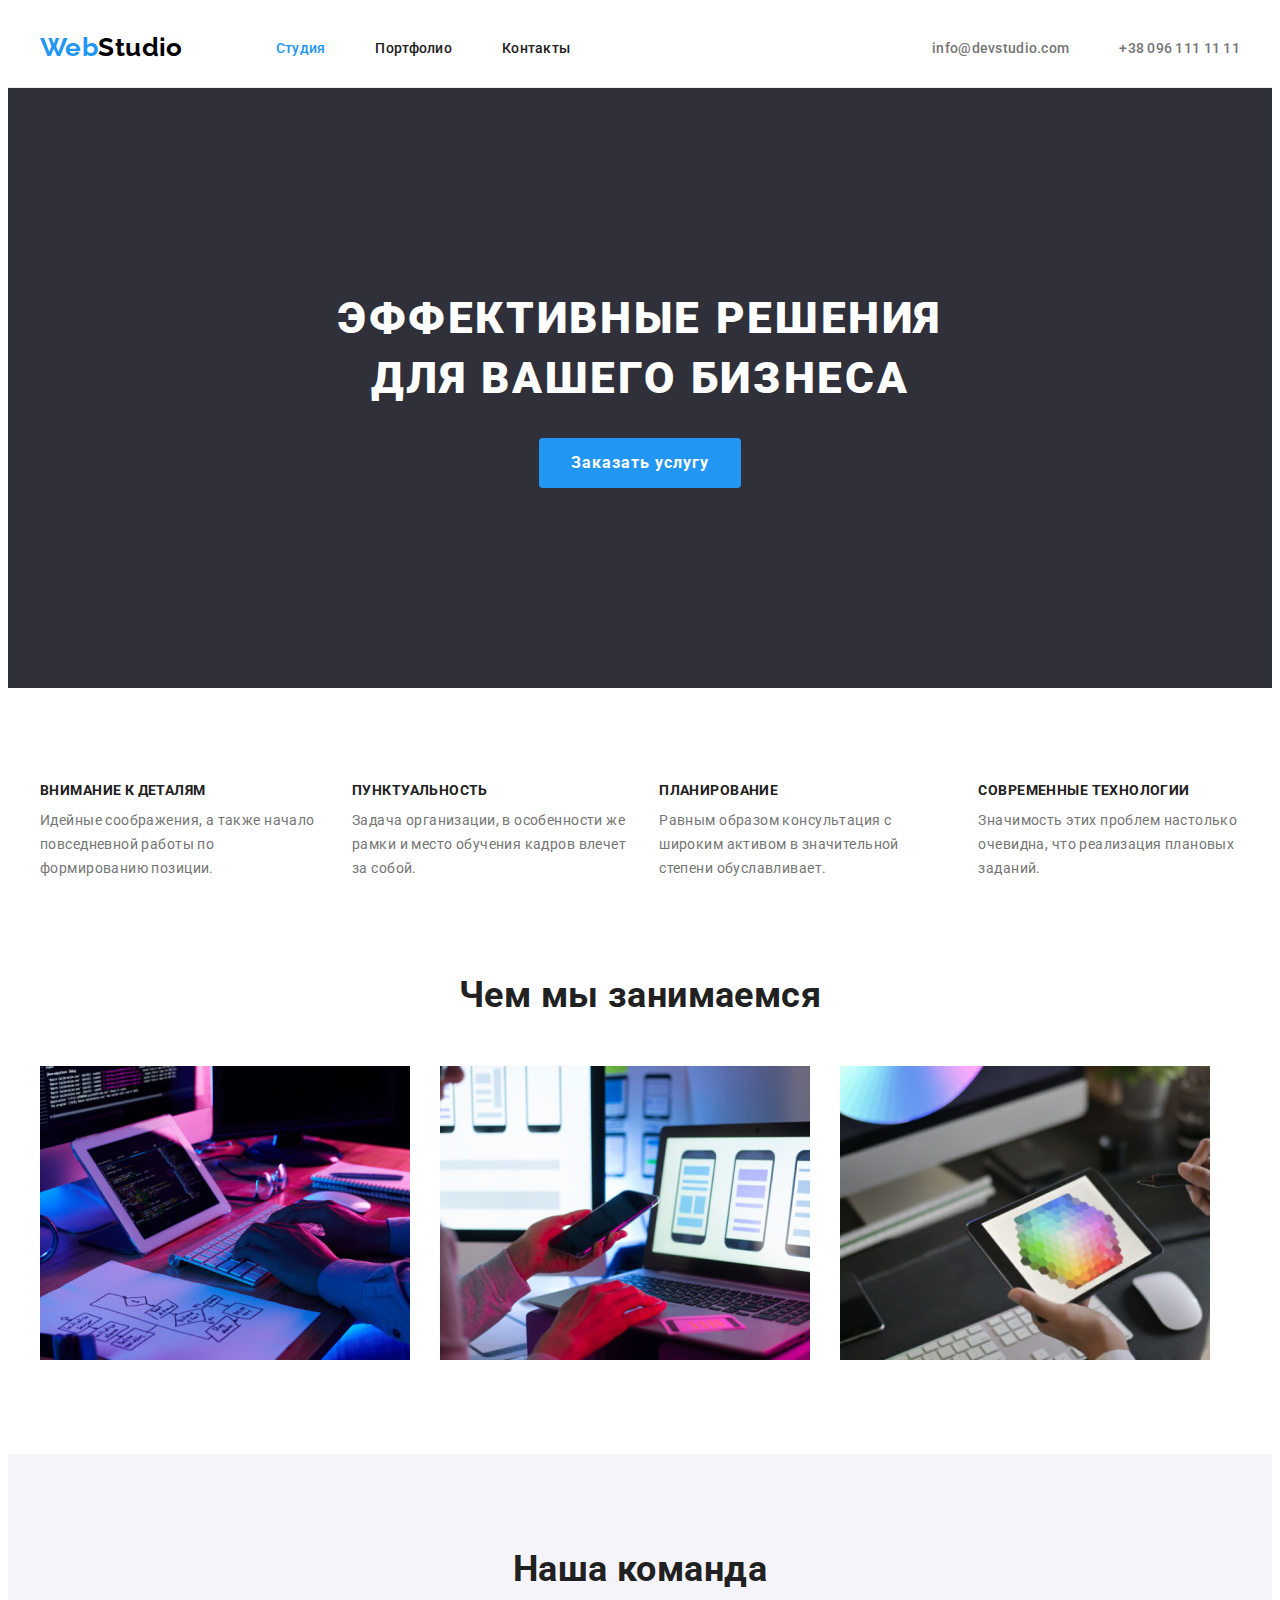
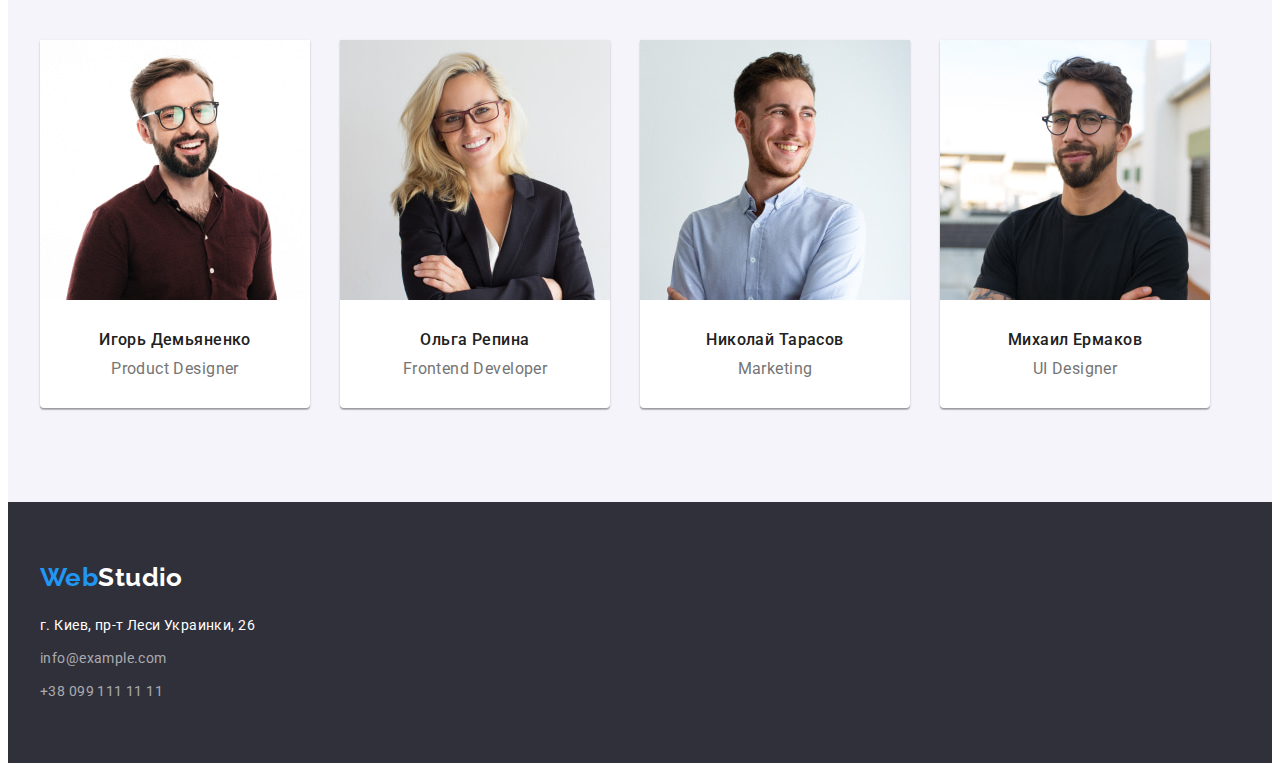
<file: index.html>
<!DOCTYPE html>
<html lang="ru">
  <head>
    <meta charset="UTF-8" />
    <meta http-equiv="X-UA-Compatible" content="IE=edge" />
    <meta name="viewport" content="width=device-width, initial-scale=1.0" />
    <title>Студия</title>
    <link rel="preconnect" href="https://fonts.googleapis.com" />
    <link rel="preconnect" href="https://fonts.gstatic.com" crossorigin />
    <link
      href="https://fonts.googleapis.com/css2?family=Raleway:wght@700&family=Roboto:wght@400;500;700;900&display=swap"
      rel="stylesheet"
    />
    <!-- Normalize start -->
    <link
      rel="stylesheet"
      href="https://cdnjs.cloudflare.com/ajax/libs/modern-normalize/1.1.0/modern-normalize.min.css"
      integrity="sha512-wpPYUAdjBVSE4KJnH1VR1HeZfpl1ub8YT/NKx4PuQ5NmX2tKuGu6U/JRp5y+Y8XG2tV+wKQpNHVUX03MfMFn9Q=="
      crossorigin="anonymous"
      referrerpolicy="no-referrer"
    />
    <!-- Normalize end -->
    <link rel="stylesheet" href="./css/styles.css" />
  </head>
  <body>
    <header class="header">
      <div class="container header-container">
        <nav class="header-nav">
          <a class="logo link" href="./index.html"><span class="web">Web</span>Studio</a>

          <ul class="header-list list">
            <li class="header-item">
              <a class="header-link link header-link-current" href="./index.html">Студия</a>
            </li>
            <li class="header-item">
              <a class="header-link link" href="./portfolio.html">Портфолио</a>
            </li>
            <li class="header-item">
              <a class="header-link link" href="/">Контакты</a>
            </li>
          </ul>
        </nav>

        <ul class="contacts list">
          <li class="contacts-item">
            <a class="contacts-mail link" href="mailto:info@devstudio.com">info@devstudio.com</a>
          </li>
          <li class="contacts-item">
            <a class="contacts-phone link" href="tel:+380961111111">+38 096 111 11 11</a>
          </li>
        </ul>
      </div>
    </header>

    <main>
      <section class="hero-section">
        <div class="container">
          <h1 class="hero-title">Эффективные решения для вашего бизнеса</h1>
          <button class="hero-btn btn" type="button">Заказать услугу</button>
        </div>
      </section>

      <section class="feature section">
        <div class="container feature-container">
          <!-- Скрытый заголовок-->
          <h2 class="visually-hidden">Особенности</h2>
          <ul class="feature-list list">
            <li class="feature-item">
              <h3 class="feature-title link">Внимание к деталям</h3>
              <p class="feature-descr">
                Идейные соображения, а также начало повседневной работы по формированию позиции.
              </p>
            </li>
            <li class="feature-item">
              <h3 class="feature-title link">Пунктуальность</h3>
              <p class="feature-descr">
                Задача организации, в особенности же рамки и место обучения кадров влечет за собой.
              </p>
            </li>
            <li class="feature-item">
              <h3 class="feature-title link">Планирование</h3>
              <p class="feature-descr">
                Равным образом консультация с широким активом в значительной степени обуславливает.
              </p>
            </li>
            <li class="feature-item">
              <h3 class="feature-title link">Современные технологии</h3>
              <p class="feature-descr">
                Значимость этих проблем настолько очевидна, что реализация плановых заданий.
              </p>
            </li>
          </ul>
        </div>
      </section>

      <section class="info section">
        <div class="container">
          <h2 class="info-title title">Чем мы занимаемся</h2>

          <ul class="info-list list">
            <li class="info-item">
              <img
                src="./images/about/box1.jpg"
                alt="верстка проекта"
                width="370"
                class="img link"
              />
            </li>
            <li class="info-item">
              <img
                src="./images/about/box2.jpg"
                alt="дизайн странички на телефоне"
                width="370"
                class="img link"
              />
            </li>
            <li class="info-item">
              <img
                src="./images/about/box3.jpg"
                alt="диаграмма цветовой гаммы"
                width="370"
                class="img link"
              />
            </li>
          </ul>
        </div>
      </section>

      <section class="team section">
        <div class="container">
          <h2 class="team-title title">Наша команда</h2>
          <ul class="team-list list">
            <li class="team-card">
              <img
                src="./images/team/imgigor.jpg"
                alt="Игорь Демьяненко дизайнер"
                width="270"
                class="avatar link"
              />
              <div class="team-name">
                <h3 class="team-subtitle">Игорь Демьяненко</h3>
                <p class="team-descr" lang="en">Product Designer</p>
              </div>
            </li>
            <li class="team-card">
              <img
                src="./images/team/img.jpg"
                alt="Ольга Репина фронтенд разработчик"
                width="270"
                class="avatar link"
              />
              <div class="team-name">
                <h3 class="team-subtitle">Ольга Репина</h3>
                <p class="team-descr" lang="en">Frontend Developer</p>
              </div>
            </li>
            <li class="team-card">
              <img
                src="./images/team/imgnikolas.jpg"
                alt="Николай Тарасов маркетолог"
                width="270"
                class="avatar link"
              />
              <div class="team-name">
                <h3 class="team-subtitle">Николай Тарасов</h3>
                <p class="team-descr" lang="en">Marketing</p>
              </div>
            </li>
            <li class="team-card">
              <img
                src="./images/team/imgmihail.jpg"
                alt="Михаил Ермаков UI-дизайнер"
                width="270"
                class="avatar link"
              />
              <div class="team-name">
                <h3 class="team-subtitle">Михаил Ермаков</h3>
                <p class="team-descr" lang="en">UI Designer</p>
              </div>
            </li>
          </ul>
        </div>
      </section>
    </main>

    <footer class="footer">
      <div class="container">
        <a class="footer-logo link" href="./index.html"><span class="web">Web</span>Studio</a>

        <address class="footer-address">
          <ul class="footer-list list">
            <li class="footer-item">
              <a
                class="footer-link link foot"
                href="http://www.google.com/maps/place"
                target="_blank"
                rel="noopener noreferre"
                >г. Киев, пр-т Леси Украинки, 26</a
              >
            </li>
            <li class="footer-item">
              <a class="footer-mail link foot" href="mailto:info@example.com">info@example.com</a>
            </li>
            <li class="footer-item">
              <a class="footer-phone link foot" href="tel:+380991111111">+38 099 111 11 11</a>
            </li>
          </ul>
        </address>
      </div>
    </footer>
  </body>
</html>
</file>
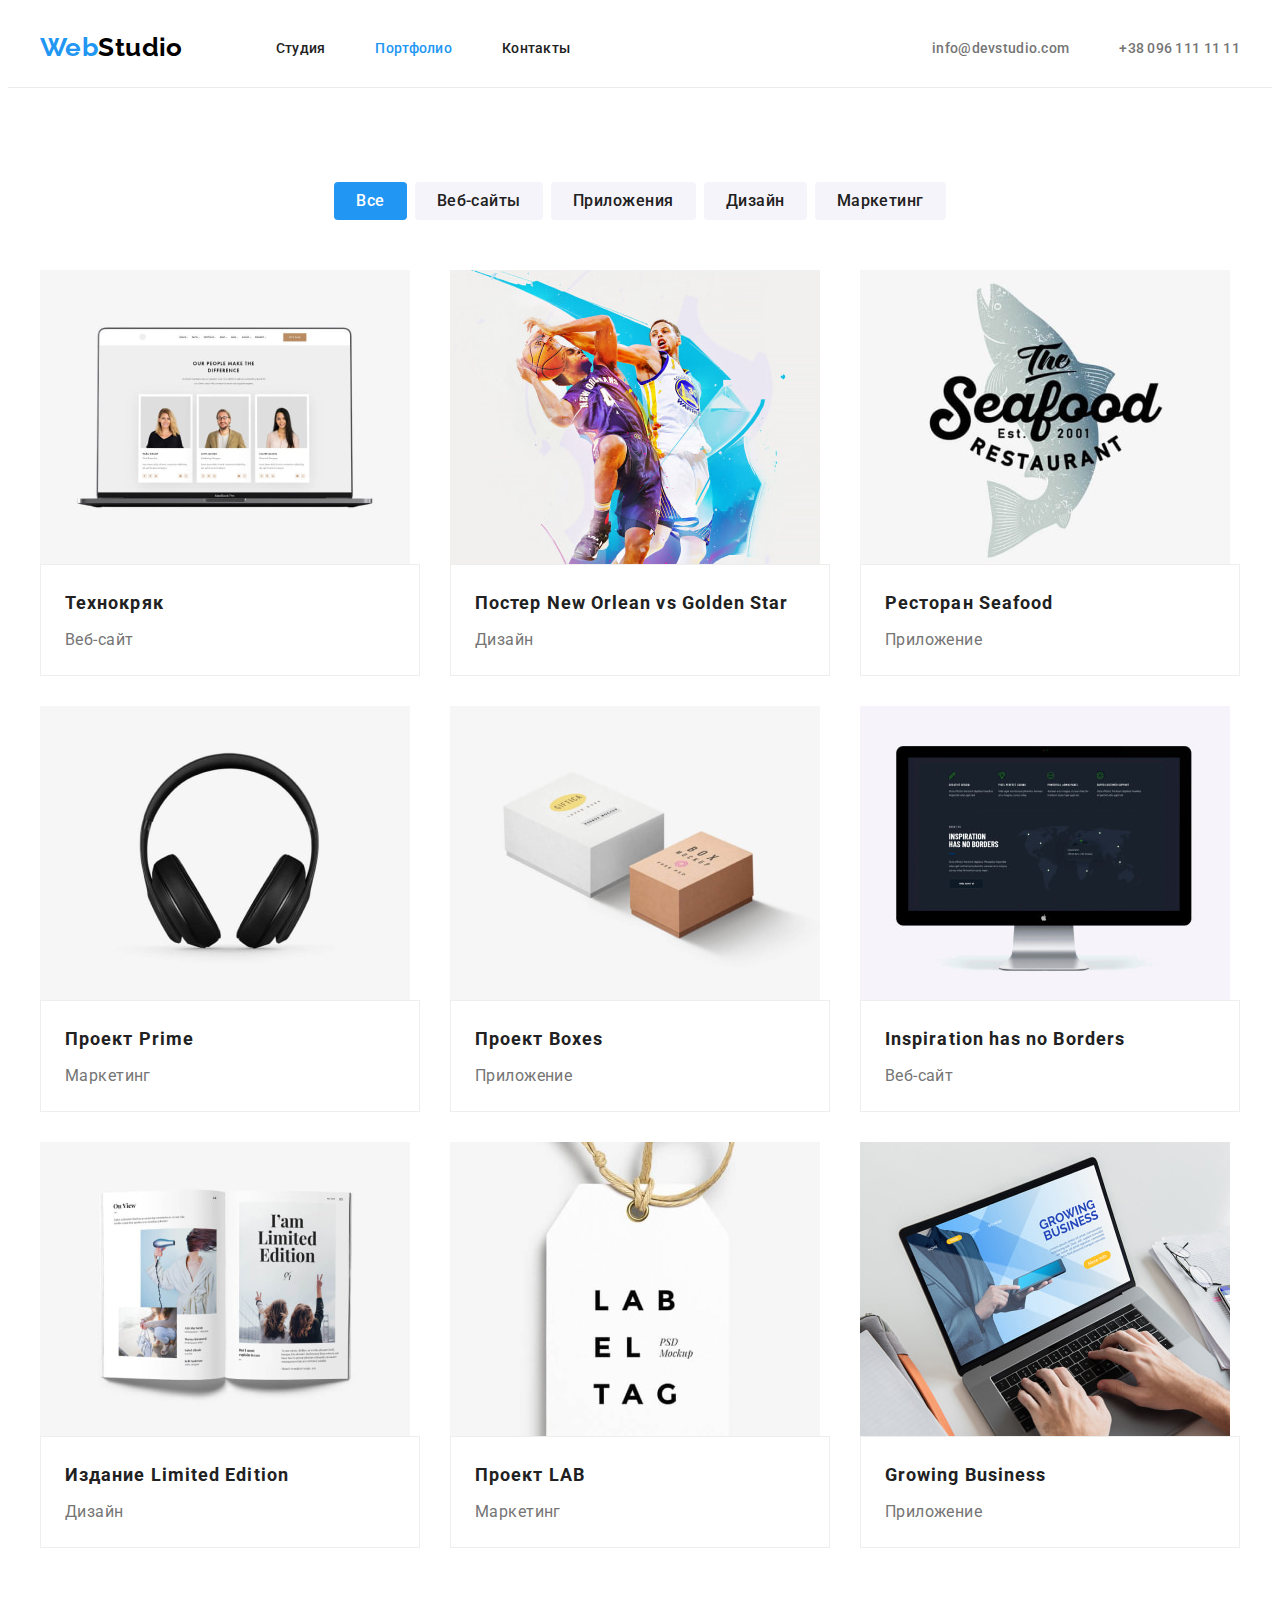
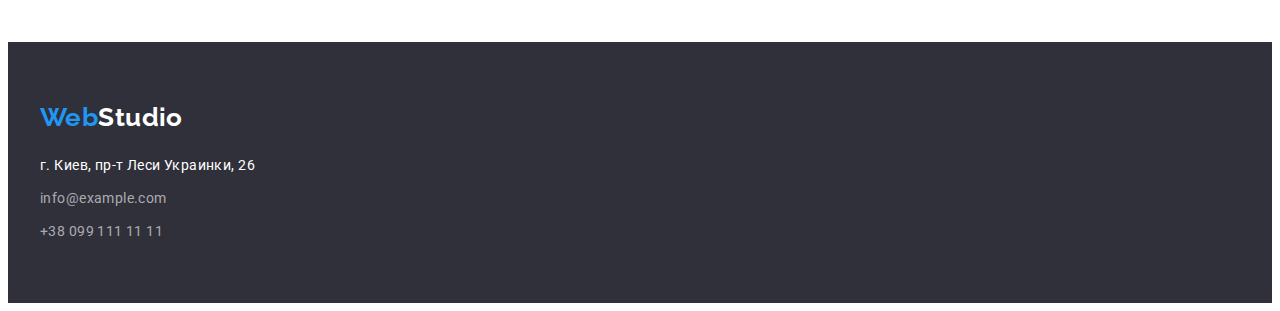
<file: portfolio.html>
<!DOCTYPE html>
<html lang="ru">
  <head>
    <meta charset="UTF-8" />
    <meta http-equiv="X-UA-Compatible" content="IE=edge" />
    <meta name="viewport" content="width=device-width, initial-scale=1.0" />
    <title>Портфолио</title>
    <link rel="preconnect" href="https://fonts.googleapis.com" />
    <link rel="preconnect" href="https://fonts.gstatic.com" crossorigin />
    <link
      href="https://fonts.googleapis.com/css2?family=Raleway:wght@700&family=Roboto:wght@400;500;700;900&display=swap"
      rel="stylesheet"
    />
    <!-- Normalize start -->
    <link
      rel="stylesheet"
      href="https://cdnjs.cloudflare.com/ajax/libs/modern-normalize/1.1.0/modern-normalize.min.css"
      integrity="sha512-wpPYUAdjBVSE4KJnH1VR1HeZfpl1ub8YT/NKx4PuQ5NmX2tKuGu6U/JRp5y+Y8XG2tV+wKQpNHVUX03MfMFn9Q=="
      crossorigin="anonymous"
      referrerpolicy="no-referrer"
    />
    <!-- Normalize end -->
    <link rel="stylesheet" href="./css/styles.css" />
  </head>
  <body>
    <header class="header">
      <div class="container header-container">
        <nav class="header-nav">
          <a class="logo link" href="./index.html"><span class="web">Web</span>Studio</a>

          <ul class="header-list list">
            <li class="header-item">
              <a class="header-link link" href="./index.html">Студия</a>
            </li>
            <li class="header-item">
              <a class="header-link link header-link-current" href="./portfolio.html">Портфолио</a>
            </li>
            <li class="header-item">
              <a class="header-link link" href="/">Контакты</a>
            </li>
          </ul>
        </nav>

        <ul class="contacts list">
          <li class="contacts-item">
            <a class="contacts-mail link" href="mailto:info@devstudio.com">info@devstudio.com</a>
          </li>
          <li class="contacts-item">
            <a class="contacts-phone link" href="tel:+380961111111">+38 096 111 11 11</a>
          </li>
        </ul>
      </div>
    </header>

    <main>
      <section class="project section">
        <div class="container">
          <!--Скрытый заголовок-->
          <h1 class="visually-hidden">Проекты</h1>
          <ul class="filters-list list">
            <li class="filters-item">
              <button type="button" class="filters-btn btn list filters-btn-current">Все</button>
            </li>
            <li class="filters-item">
              <button type="button" class="filters-btn btn list">Веб-сайты</button>
            </li>
            <li class="filters-item">
              <button type="button" class="filters-btn btn list">Приложения</button>
            </li>
            <li class="filters-item">
              <button type="button" class="filters-btn btn list">Дизайн</button>
            </li>
            <li class="filters-item">
              <button type="button" class="filters-btn btn list">Маркетинг</button>
            </li>
          </ul>

          <ul class="product-list list">
            <li class="product-item">
              <a href="./portfolio.html" class="link">
                <img
                  src="./images/portfolio/imgtechnokryak.jpg"
                  alt="три фото людей с команды на сайте"
                  width="370"
                  height="294"
                  class="img"
                />
                <div class="product-name">
                  <h2 class="product-title">Технокряк</h2>
                  <p class="product-descr">Веб-сайт</p>
                </div></a
              >
            </li>
            <li class="product-item">
              <a href="./portfolio.html" class="link"
                ><img
                  src="./images/portfolio/imgposter.jpg"
                  alt="два баскетболиста с мячом"
                  width="370"
                  height="294"
                  class="img"
                />
                <div class="product-name">
                  <h2 class="product-title" lang="en">Постер New Orlean vs Golden Star</h2>
                  <p class="product-descr">Дизайн</p>
                </div>
              </a>
            </li>
            <li class="product-item">
              <a href="./portfolio.html" class="link">
                <img
                  src="./images/portfolio/imgrestaurant.jpg"
                  alt="название ресторана Seafood"
                  width="370"
                  height="294"
                  class="img"
                />
                <div class="product-name">
                  <h2 class="product-title" lang="en">Ресторан Seafood</h2>
                  <p class="product-descr">Приложение</p>
                </div>
              </a>
            </li>
            <li class="product-item">
              <a href="./portfolio.html" class="link"
                ><img
                  src="./images/portfolio/imgprime.jpg"
                  alt="наушники"
                  width="370"
                  height="294"
                  class="img"
                />
                <div class="product-name">
                  <h2 class="product-title" lang="en">Проект Prime</h2>
                  <p class="product-descr">Маркетинг</p>
                </div>
              </a>
            </li>
            <li class="product-item">
              <a href="./portfolio.html" class="link"
                ><img
                  src="./images/portfolio/imgboxes.jpg"
                  alt="две коробки"
                  width="370"
                  height="294"
                  class="img"
                />
                <div class="product-name">
                  <h2 class="product-title" lang="en">Проект Boxes</h2>
                  <p class="product-descr">Приложение</p>
                </div>
              </a>
            </li>
            <li class="product-item">
              <a href="./portfolio.html" class="link">
                <img
                  src="./images/portfolio/imgborders.jpg"
                  alt="интернет-страница на мониторе"
                  width="370"
                  height="294"
                  class="img"
                />
                <div class="product-name">
                  <h2 class="product-title" lang="en">Inspiration has no Borders</h2>
                  <p class="product-descr">Веб-сайт</p>
                </div>
              </a>
            </li>
            <li class="product-item">
              <a href="./portfolio.html" class="link">
                <img
                  src="./images/portfolio/imglimited.jpg"
                  alt="журнал в котором две статьи и три фотографии"
                  width="370"
                  height="294"
                  class="img"
                />
                <div class="product-name">
                  <h2 class="product-title" lang="en">Издание Limited Edition</h2>
                  <p class="product-descr">Дизайн</p>
                </div>
              </a>
            </li>
            <li class="product-item">
              <a href="./portfolio.html" class="link"
                ><img
                  src="./images/portfolio/imglab.jpg"
                  alt="бирка с надписью lab el tag"
                  width="370"
                  height="294"
                  class="img"
                />
                <div class="product-name">
                  <h2 class="product-title" lang="en">Проект LAB</h2>
                  <p class="product-descr">Маркетинг</p>
                </div>
              </a>
            </li>
            <li class="product-item">
              <a href="./portfolio.html" class="link"
                ><img
                  src="./images/portfolio/imgbusiness.jpg"
                  alt="руки на клавиатуре ноутбука с открытой веб-страницей"
                  width="370"
                  height="294"
                  class="img"
                />
                <div class="product-name">
                  <h2 class="product-title" lang="en">Growing Business</h2>
                  <p class="product-descr">Приложение</p>
                </div>
              </a>
            </li>
          </ul>
        </div>
      </section>
    </main>

    <footer class="footer">
      <div class="container">
        <a class="footer-logo link" href="./index.html"><span class="web">Web</span>Studio</a>

        <address class="footer-address">
          <ul class="footer-list list">
            <li class="footer-item">
              <a
                class="footer-link link foot"
                href="http://www.google.com/maps/place"
                target="_blank"
                rel="noopener noreferre"
                >г. Киев, пр-т Леси Украинки, 26</a
              >
            </li>
            <li class="footer-item">
              <a class="footer-mail link foot" href="mailto:info@example.com">info@example.com</a>
            </li>
            <li class="footer-item">
              <a class="footer-phone link foot" href="tel:+380991111111">+38 099 111 11 11</a>
            </li>
          </ul>
        </address>
      </div>
    </footer>
  </body>
</html>
</file>
<file: css/styles.css>
:root {
  /* fonts */
  --main-font: 'Roboto', sans-serif;
  --secondary-font: 'Raleway', sans-serif;

  /* text color */
  --main-txt-cl: #212121;
  --accent-txt-cl: #2196f3;
  --white-txt-cl: #ffffff;
  --descr-txt-cl: #757575;
  --foot-txt-cl: rgba(255, 255, 255, 0.6);

  /* bg colors */
  --white-bg-cl: #ffffff;
  --light-bg-cl: #f5f4fa;
  --dark-bg-cl: #2f303a;
  --accent-bg-cl: #2196f3;
  --btn-bg-cl: #188ce8;
  --border-head-cl: #ececec;
  --border-card-cl: #eeeeee;
}

/* reset styles */
.link {
  text-decoration: none;
  color: currentColor;
}

h1,
h2,
h3,
h4,
h5,
h6,
p {
  margin: 0;
}

img {
  display: block;
  max-width: 100%;
  height: auto;
}

.list {
  list-style: none;
  padding: 0;
  margin: 0;
}

address {
  font-style: normal;
}

/* base styles */
.container {
  width: 1200px;
  margin-left: auto;
  margin-right: auto;
  padding-left: 15px;
  padding-right: 15px;

  /* outline: 2px solid red;
  outline-offset: -2px; */
}

.section {
  padding-top: 94px;
  padding-bottom: 94px;
}

.btn {
  font-family: inherit;
  cursor: pointer;
  border-radius: 4px;
}

.footer-address {
  font-style: normal;
  margin-top: 20px;
}

body {
  font-family: var(--main-font);
  font-size: 14px;
  letter-spacing: 0.03em;
  color: var(--main-txt-cl);
  background-color: var(--white-bg-cl);
}

/* hidden header */

.visually-hidden {
  position: absolute;
  width: 1px;
  height: 1px;
  margin: -1px;
  border: 0;
  padding: 0;

  white-space: nowrap;
  clip-path: inset(100%);
  clip: rect(0 0 0 0);
  overflow: hidden;
}

/* logo */

.logo {
  color: #000000;
  margin-right: 93px;
}

.web {
  color: var(--accent-txt-cl);
}

.footer-logo {
  color: var(--white-txt-cl);
}

.logo,
.footer-logo,
.web {
  font-family: var(--secondary-font);
  font-weight: 700;
  font-size: 26px;
  line-height: calc(31 / 26);
}

/* HEADER */
.header {
  border-bottom: 1px solid var(--border-head-cl);
}

.header-container {
  display: flex;
  align-items: center;
}

.header-nav {
  display: flex;
  margin-right: auto;
  align-items: center;
}

.header-link {
  font-weight: 500;
  line-height: calc(16 / 14);
  letter-spacing: 0.02em;
  padding-top: 32px;
  padding-bottom: 31px;
  display: block;
}

.header-link:hover,
.header-link:focus {
  color: var(--accent-txt-cl);
}

.header-link-current {
  color: var(--accent-txt-cl);
}

.header-list {
  display: flex;
  gap: 50px;
}

.contacts {
  display: flex;
  gap: 50px;
}

.contacts-mail {
  font-weight: 500;
  line-height: calc(16 / 14);
  letter-spacing: 0.02em;
  color: var(--descr-txt-cl);
  padding-top: 32px;
  padding-bottom: 31px;
  display: block;
}

.contacts-mail:hover,
.contacts-mail:focus {
  color: var(--accent-txt-cl);
}

.contacts-phone {
  font-weight: 500;
  line-height: calc(16 / 14);
  letter-spacing: 0.02em;
  color: var(--descr-txt-cl);
  padding-top: 32px;
  padding-bottom: 31px;
  display: block;
}

.contacts-phone:hover,
.contacts-phone:focus {
  color: var(--accent-txt-cl);
}

/* MAIN */

.hero-section {
  background-color: var(--dark-bg-cl);
  padding: 200px 0;
  text-align: center;
}

.hero-title {
  font-weight: 900;
  font-size: 44px;
  line-height: calc(60 / 44);
  letter-spacing: 0.06em;
  text-transform: uppercase;
  color: var(--white-txt-cl);
  width: 696px;
  margin: 0 auto;
  text-align: center;
  margin-bottom: 30px;
}

.hero-btn {
  min-width: 200px;
  padding: 10px 32px;
  border: none;
  background-color: var(--accent-bg-cl);
  font-weight: 700;
  font-size: 16px;
  line-height: calc(30 / 16);
  letter-spacing: 0.06em;
  color: var(--white-txt-cl);
}

.hero-btn:hover,
.hero-btn:focus {
  background-color: var(--btn-bg-cl);
}

.feature-list {
  display: flex;
  flex-basis: 270px;
  gap: 30px;
  align-items: center;
}

.feature-title {
  font-weight: 700;
  font-size: 14px;
  line-height: calc(16 / 14);
  text-transform: uppercase;
  color: var(--main-txt-cl);
  margin-bottom: 10px;
}
.feature-descr {
  line-height: 24px;
  color: var(--descr-txt-cl);
}

.info {
  padding-top: 0;
}
.title {
  font-weight: 700;
  font-size: 36px;
  line-height: calc(42 / 36);
  color: var(--main-txt-cl);
  margin-bottom: 50px;
  text-align: center;
}

.info-list {
  display: flex;
  gap: 30px;
  padding-top: 0;
}

.team {
  background-color: var(--light-bg-cl);
}

.team-list {
  display: flex;
  gap: 30px;
}

.team-card {
  background-color: var(--white-bg-cl);
  box-shadow: 0px 1px 3px rgba(0, 0, 0, 0.12), 0px 1px 1px rgba(0, 0, 0, 0.14),
    0px 2px 1px rgba(0, 0, 0, 0.2);
  border-radius: 0px 0px 4px 4px;
}

.team-name {
  padding: 30px 0;
}

.team-subtitle {
  font-weight: 500;
  font-size: 16px;
  line-height: calc(19 / 16);
  color: var(--main-txt-cl);
  margin-bottom: 10px;
  text-align: center;
}

.team-descr {
  font-size: 16px;
  line-height: calc(19 / 16);
  color: var(--descr-txt-cl);
  text-align: center;
}

/* FOOTER */

.footer {
  background-color: var(--dark-bg-cl);
  padding-top: 60px;
  padding-bottom: 60px;
}

.footer-link {
  line-height: calc(24 / 14);
  color: var(--white-txt-cl);
}

.footer-item {
  margin-bottom: 9px;
}

.footer-item:last-child {
  margin-bottom: 0;
}

.footer-mail,
.footer-phone {
  line-height: calc(24 / 14);
  color: var(--foot-txt-cl);
}

.foot:hover,
.foot:focus {
  color: var(--accent-txt-cl);
}

/* PORTFOLIO */

.filters-list {
  display: flex;
  justify-content: center;
  gap: 8px;
  margin-bottom: 50px;
}

.filters-btn {
  padding: 6px 22px;
  background-color: var(--light-bg-cl);
  font-weight: 500;
  font-size: 16px;
  line-height: calc(26 / 16);
  letter-spacing: 0.03em;
  color: var(--main-txt-cl);
  border: none;
}

.filters-btn:hover,
.filters-btn:focus {
  background-color: var(--accent-bg-cl);
  color: var(--white-txt-cl);
}

.filters-btn-current {
  background-color: var(--accent-bg-cl);
  color: var(--white-txt-cl);
}

.product-list {
  display: flex;
  flex-wrap: wrap;
  gap: 30px;
}

.product-item {
  flex-basis: calc((100% - 60px) / 3);
}

.product-name {
  padding-top: 20px;
  padding-right: 24px;
  padding-bottom: 20px;
  padding-left: 24px;
  border: 1px solid var(--border-card-cl);
}

.product-title {
  font-weight: 700;
  font-size: 18px;
  line-height: calc(36 / 18);
  letter-spacing: 0.06em;
  color: var(--main-txt-cl);
  margin-bottom: 4px;
}

.product-descr {
  font-size: 16px;
  line-height: calc(30 / 16);
  color: var(--descr-txt-cl);
}
</file>
